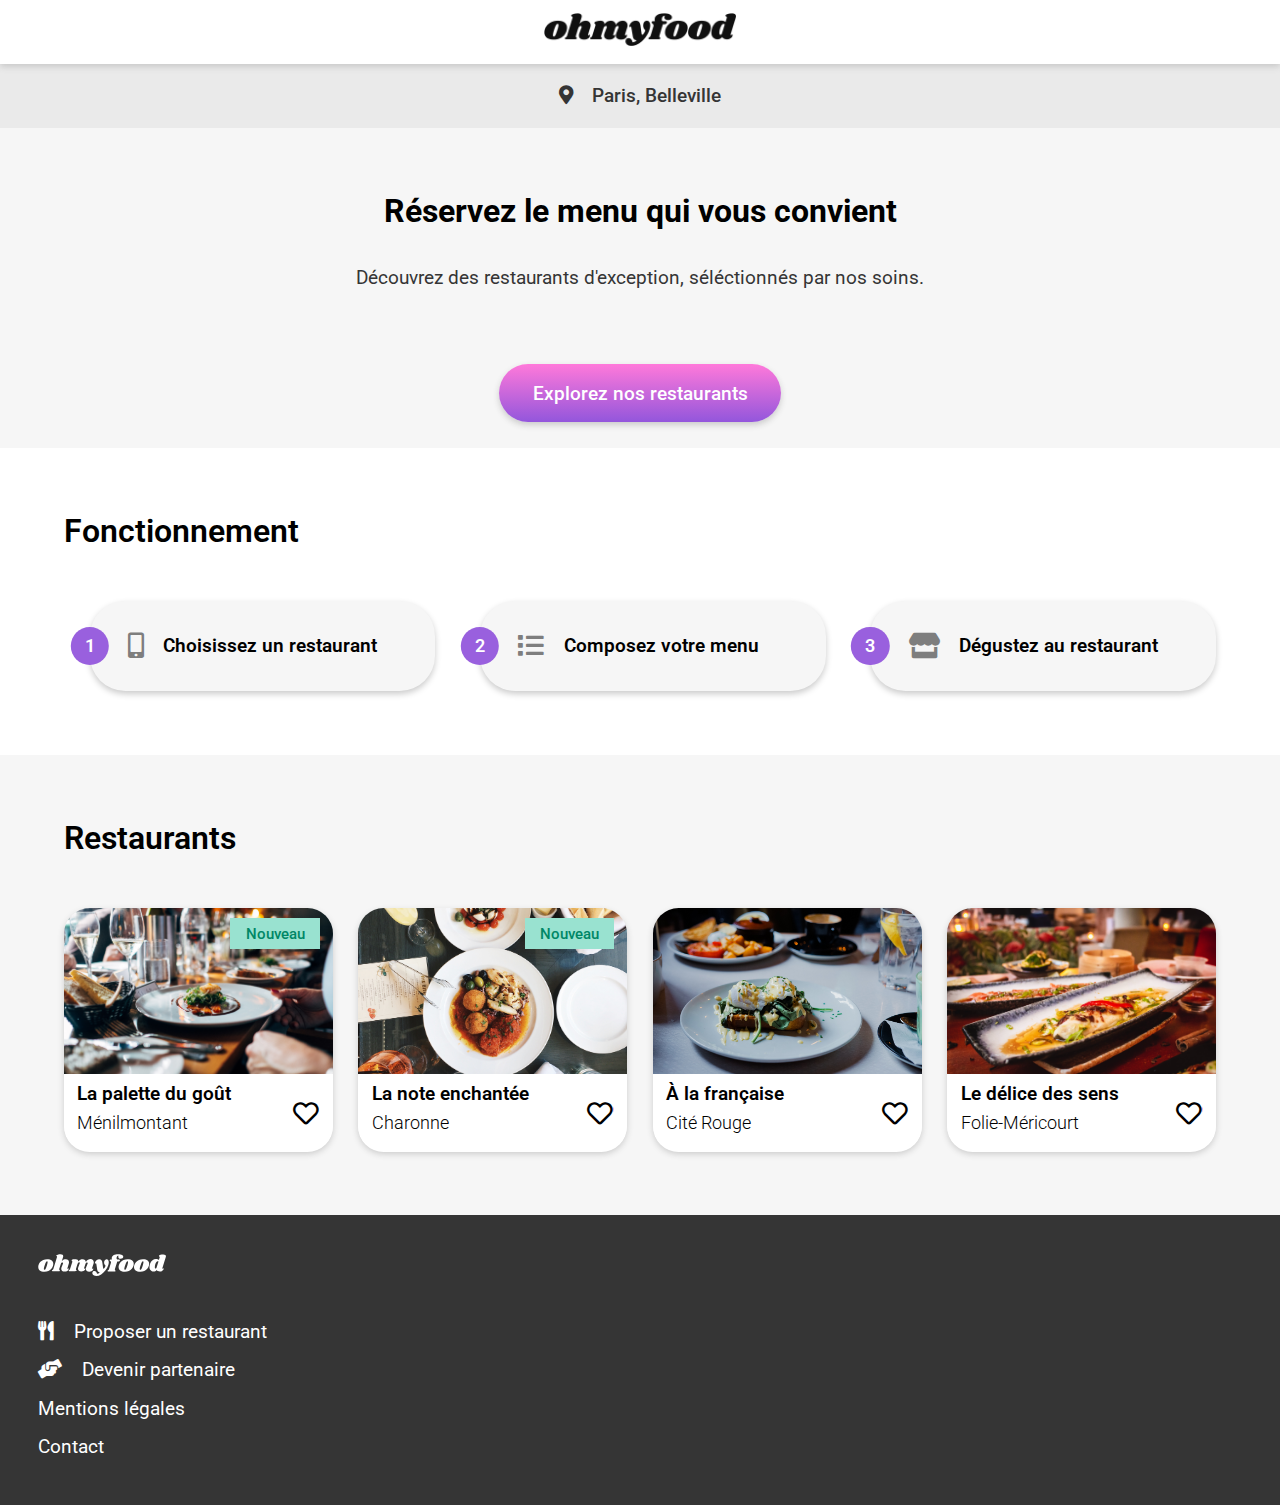
<file: index.html>
<!DOCTYPE html>

<html lang="fr">
    <head>
        <meta charset="utf-8" />
        <link rel="stylesheet" href="https://cdnjs.cloudflare.com/ajax/libs/font-awesome/5.13.1/css/all.min.css" />
        <link href="https://fonts.googleapis.com/css2?family=Shrikhand&display=swap" rel="stylesheet">
        <link href="https://fonts.googleapis.com/css2?family=Roboto:wght@400;500;700;900&family=Shrikhand&display=swap" rel="stylesheet">
        <meta name="viewport" content="width=device-width, initial-scale=1.0">
        <link rel="stylesheet" href="style_phone.css" />
        <link rel="stylesheet" href="style_tablet.css" />
        <link rel="stylesheet" href="style_desktop.css" />
        <title>ohmyfood</title>
    </head>

<body class="site">

    <!--Loading spinner-->
    <div id="load">
        <div class="chargement">
            <i class="fas fa-spinner"></i>

        </div>  
    </div>

    <!-- Header -->
    <header>
        <img src="images/logo/ohmyfood.png" alt= "ohmyfood" id="logo"/>
    </header>


    <main class="site-content">

        <!-- SECTION HAUT DE PAGE -->
        <section id="section_haut_de_page">

            <!-- Paris, Belleville -->   
            <div id="localisation">
                <i class="fas fa-map-marker-alt"></i>
                <p class="geolocalisation">Paris, Belleville</p>
            </div>

            <!-- Réservez… -->
            <div id="reservation">
                <h1>Réservez le menu qui vous convient</h1>
                <p class="accueil">Découvrez des restaurants d'exception, séléctionnés par nos soins.</p>
        
                <button class="call_to_action">Explorez nos restaurants</button>
            </div>
        
        </section>

        <!-- SECTION FONCTIONNEMENT -->
        <section id="section_fonctionnement">
        
            <h2>Fonctionnement</h2>

            <div id="liste">
                <!--BOUTON 1-->
                <div class="bouton_fonctionnement">
                    <div class="number">1</div>
                    <i class="fas fa-mobile-alt"></i>
                    <p class="txt_fonctionnement">Choisissez un restaurant</p>
                </div>

                <!--BOUTON 2-->
                <div class="bouton_fonctionnement">
                    <div class="number">2</div>
                    <i class="fas fa-list"></i>
                    <p class="txt_fonctionnement">Composez votre menu</p>
                </div>

                <!--BOUTON 3-->
                <div class="bouton_fonctionnement">
                    <div class="number">3</div>
                    <i class="fas fa-store"></i>
                    <p class="txt_fonctionnement">Dégustez au restaurant</p>
                </div>
            </div>  
        
        </section>

        <!-- SECTION RESTAURANTS -->
        <section id="section_restaurants">

            <h2>Restaurants</h2>

            <div id="restaurants">

                <!--RESTAURANT 1-->
                <article class="article_restaurant"><a href="menu1.html">
                    <!--image-->
                    <div class="img_restaurant">
                        <img src="images/restaurants/jay-wennington-N_Y88TWmGwA-unsplash.jpg" alt= "La palette du goût" class="img"/>
                        <div class="nouveau">Nouveau</div>
                    </div>
                    <!--texte-->
                    <div class="info_restaurant">
                        <div class="txt_restaurant">
                            <h4>La palette du goût</h4>
                            <p>Ménilmontant</p>
                        </div>
                        <div class="like_restaurant">
                            <i class="far fa-heart"></i>
                            <i class="fas fa-heart"></i>
                        </div>
                    </div>
                
                </a></article>

                <!--RESTAURANT 2-->
                <article class="article_restaurant"><a href="menu2.html">
                    <!--image-->
                    <div class="img_restaurant" >
                        <img src="images/restaurants/stil-u2Lp8tXIcjw-unsplash.jpg" alt= "La note enchantée" class="img"/>
                        <div class="nouveau">Nouveau</div>
                    </div>
                    <!--texte-->
                    <div class="info_restaurant">
                        <div class="txt_restaurant">
                            <h4>La note enchantée</h4>
                            <p>Charonne</p>
                        </div>
                        <div class="like_restaurant">
                        <i class="far fa-heart"></i>
                        <i class="fas fa-heart"></i>
                        </div>
                    </div>
                </a></article>

                <!--RESTAURANT 3-->
                <article class="article_restaurant"><a href="menu3.html">
                    <!--image-->
                    <div class="img_restaurant">
                        <img src="images/restaurants/toa-heftiba-DQKerTsQwi0-unsplash.jpg" alt= "À la française" class="img"/>
                    </div>
                    <!--texte-->
                    <div class="info_restaurant">
                        <div class="txt_restaurant">
                            <h4>À la française</h4>
                            <p>Cité Rouge</p>
                        </div>
                        <div class="like_restaurant">
                            <i class="far fa-heart"></i>
                            <i class="fas fa-heart"></i>
                        </div>
                    </div>
                </a></article>

                <!--RESTAURANT 4-->
                <article class="article_restaurant"><a href="menu4.html">
                    <!--image-->
                    <div class="img_restaurant">
                        <img src="images/restaurants/louis-hansel-shotsoflouis-qNBGVyOCY8Q-unsplash.jpg" alt= "Le délice des sens" class="img"/>
                    </div>
                    <!--texte-->
                    <div class="info_restaurant">
                        <div class="txt_restaurant">
                            <h4>Le délice des sens</h4>
                            <p>Folie-Méricourt</p>
                        </div>
                        <div class="like_restaurant">
                            <i class="far fa-heart"></i>
                            <i class="fas fa-heart"></i>
                        </div>
                    </div>
                </a></article>
            </div>
        </section>

    </main>

    <!--FOOTER-->
    <footer>
        <!--logo-->
        <img src="images/logo/ohmyfood@2x.svg" class="logo_footer" alt="ohmyfood"/> 
        <!--liens-->
        <p><i class="fas fa-utensils"></i>Proposer un restaurant</p>
        <p><i class="fas fa-hands-helping"></i>Devenir partenaire</p>
        <p>Mentions légales</p>
        <p><a href="mailto:contact@ohmyfood.com" class="contact">Contact</a></p>
    </footer>

    </body>
</html>
</file>
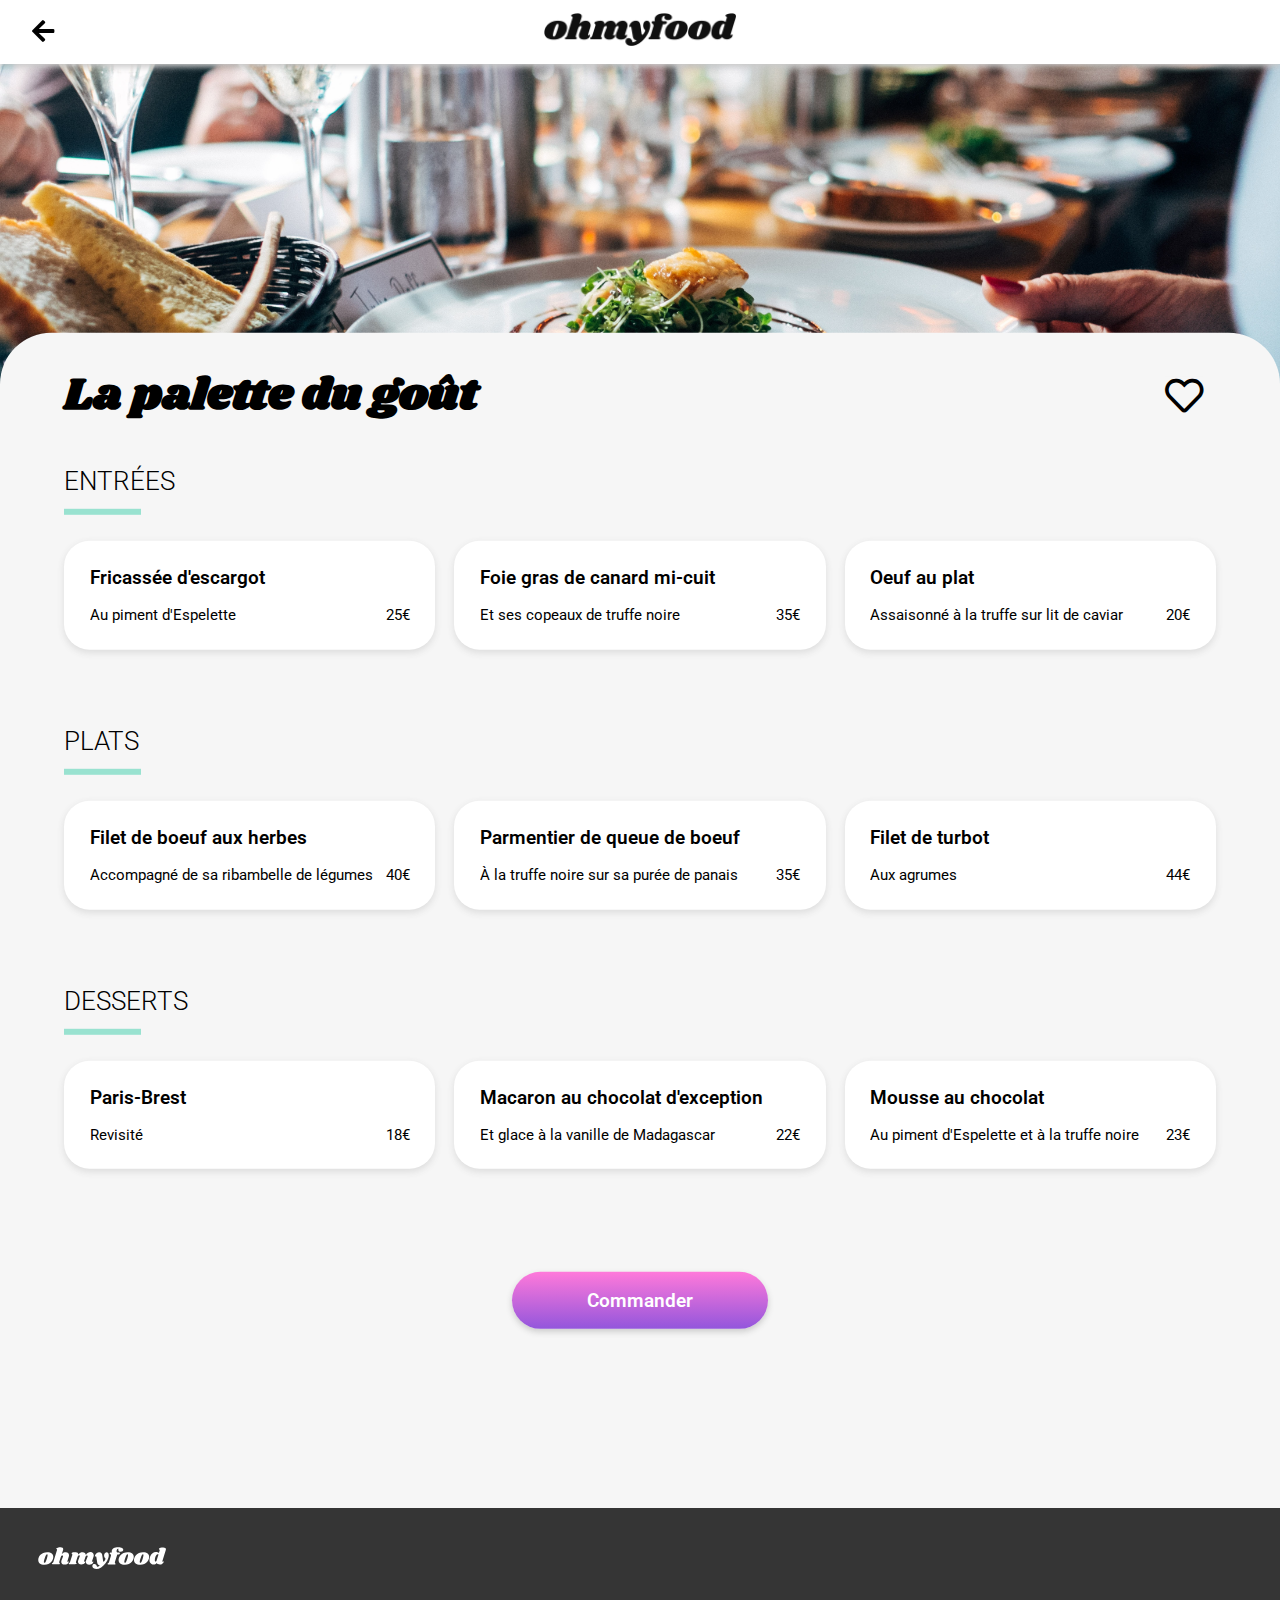
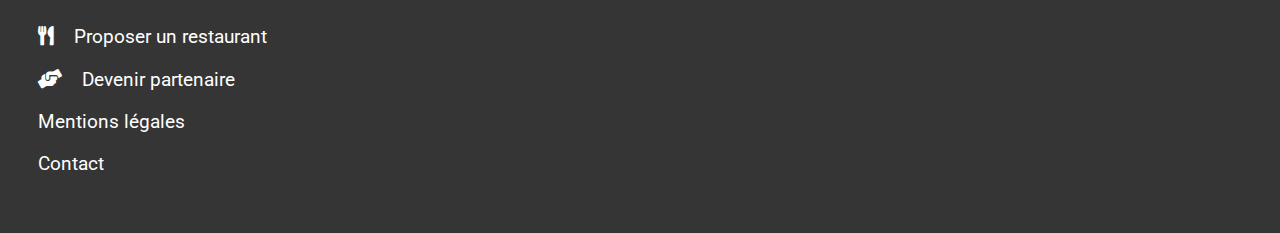
<file: menu1.html>
<!DOCTYPE html>
<html lang="fr">
    <head>
        <meta charset="utf-8" />
        <link rel="stylesheet" href="https://cdnjs.cloudflare.com/ajax/libs/font-awesome/5.13.1/css/all.min.css" />
        <link href="https://fonts.googleapis.com/css2?family=Shrikhand&display=swap" rel="stylesheet">
        <link href="https://fonts.googleapis.com/css2?family=Roboto:wght@300;400;500;700;900&family=Shrikhand&display=swap" rel="stylesheet">
        <meta name="viewport" content="width=device-width, initial-scale=1.0">
        <link rel="stylesheet" href="menu_phone.css" />
        <link rel="stylesheet" href="menu_tablet.css" />
        <link rel="stylesheet" href="menu_desktop.css" />
        <title>ohmyfood</title>
    </head>

    <body class="site">

        <!-- HEADER -->
        <header><a href="index.html">
            <i class="fas fa-arrow-left" id="retour"></i>
            <img src="images/logo/ohmyfood.png" alt= "ohmyfood" id="logo"/>
        </a></header>

        <!-- RESTAURANT -->
        <main class="site-content">

            <!-- Image -->
            <div class="image">
                <img src="images/restaurants/jay-wennington-N_Y88TWmGwA-unsplash.jpg" alt="La palette du goût" id="image_hero">
            </div>

            <!-- MENU -->
            <section id="section_menu">

                <!--NOM RESTAURANT-->
                <div id="restaurant">
                    <div>
                        <H1>La palette du goût</H1>
                    </div> 
                    <div class="like">
                        <i class="far fa-heart"></i>
                        <i class="fas fa-heart"></i>
                    </div>
                </div>

                <!--SECTION ENTRÉES-->
                <div class="partie_menu">
                    <!--titre-->
                    <H2>Entrées</H2>
                    <div class="ligne_verte"></div>
                    <!--liste des entrées-->    
                    <div class="liste_plats">

                        <!--ENTRÉE 1-->
                        <article class="plat">
                                <div class="plat_texte">
                                <H3 class="nom_plat">Fricassée d'escargot</H3>
                                <p class="description_plat">Au piment d'Espelette</p>
                                
                                </div>
                                <div class="prix">25€</div>
                                <div class="check"><i class="fas fa-check-circle"></i></div>
                            
                        </article>

                        <!--ENTRÉE 2-->
                        <article class="plat">
                            <div class="plat_texte">
                                <H3 class="nom_plat">Foie gras de canard mi-cuit</H3>
                                <p class="description_plat">Et ses copeaux de truffe noire</p>
                            </div>
                            <div class="prix">35€</div>
                            <div class="check"><i class="fas fa-check-circle"></i></div>
                        
                        </article>

                        <!--ENTRÉE 3-->
                        <article class="plat">
                            <div class="plat_texte">
                                <H3 class="nom_plat">Oeuf au plat</H3>
                                <p class="description_plat">Assaisonné à la truffe sur lit de caviar</p>
                            </div>
                            <div class="prix">20€</div>
                            <div class="check"><i class="fas fa-check-circle"></i></div>
                        </article>
                    </div>

                </div>

                <!--SECTION PLATS-->
                <div class="partie_menu">
                    <!--titre-->
                    <H2>Plats</H2>
                    <div class="ligne_verte"></div>
                    <!--liste des plats-->
                    <div class="liste_plats">

                        <!--PLAT 1-->
                        <article class="plat">
                            <div class="plat_texte">
                                <H3 class="nom_plat">Filet de boeuf aux herbes</H3>
                                <p class="description_plat">Accompagné de sa ribambelle de légumes</p>
                            </div>
                            <div class="prix">40€</div>
                            <div class="check"><i class="fas fa-check-circle"></i></div>
                        </article>

                        <!--PLAT 2-->
                        <article class="plat">
                            <div class="plat_texte">
                                <H3 class="nom_plat">Parmentier de queue de boeuf</H3>
                                <p class="description_plat">À la truffe noire sur sa purée de panais</p>
                            </div>
                            <div class="prix">35€</div>
                            <div class="check"><i class="fas fa-check-circle"></i></div>
                        </article>

                        <!--PLAT 3-->
                        <article class="plat">
                            <div class="plat_texte">
                                <H3 class="nom_plat">Filet de turbot</H3>
                                <p class="description_plat">Aux agrumes</p>
                            </div>
                            <div class="prix">44€</div>
                            <div class="check"><i class="fas fa-check-circle"></i></div>
                        </article>

                    </div>
                </div>   

                <!--DESSERTS-->
                <div class="partie_menu">
                    <!--titre-->
                    <H2>Desserts</H2>
                    <div class="ligne_verte"></div>
                    <!--liste des desserts-->
                    <div class="liste_plats">
                        <!--DESSERT 1-->
                        <article class="plat">
                            <div class="plat_texte">
                                <H3 class="nom_plat">Paris-Brest</H3>
                                <p class="description_plat">Revisité</p>
                            </div>
                            <div class="prix">18€</div>
                            <div class="check"><i class="fas fa-check-circle"></i></div>
                        </article>

                        <!--DESSERT 2-->
                        <article class="plat">
                            <div class="plat_texte">
                                <H3 class="nom_plat">Macaron au chocolat d'exception</H3>
                                <p class="description_plat">Et glace à la vanille de Madagascar</p>
                            </div>
                            <div class="prix">22€</div>
                            <div class="check"><i class="fas fa-check-circle"></i></div>
                        </article>

                        <!--DESSERT 3-->
                        <article class="plat">
                            <div class="plat_texte">
                                <H3 class="nom_plat">Mousse au chocolat</H3>
                                <p class="description_plat">Au piment d'Espelette et à la truffe noire</p>
                            </div>
                            <div class="prix">23€</div>
                            <div class="check"><i class="fas fa-check-circle"></i></div>
                        </article>

                    </div>
                </div>

                <!--COMMANDER-->
                <button class="call_to_action">Commander</button>
            
            </section>


        </main>


        <!--FOOTER-->
        <footer>
            <!--logo-->
            <img src="images/logo/ohmyfood@2x.svg" class="logo_footer" alt="ohmyfood"/> 
            <!--liens-->
            <p><i class="fas fa-utensils"></i>Proposer un restaurant</p>
            <p><i class="fas fa-hands-helping"></i>Devenir partenaire</p>
            <p>Mentions légales</p>
            <p><a href="mailto:contact@ohmyfood.com" class="contact">Contact</a></p>
        </footer>



    </body>
</html>
</file>
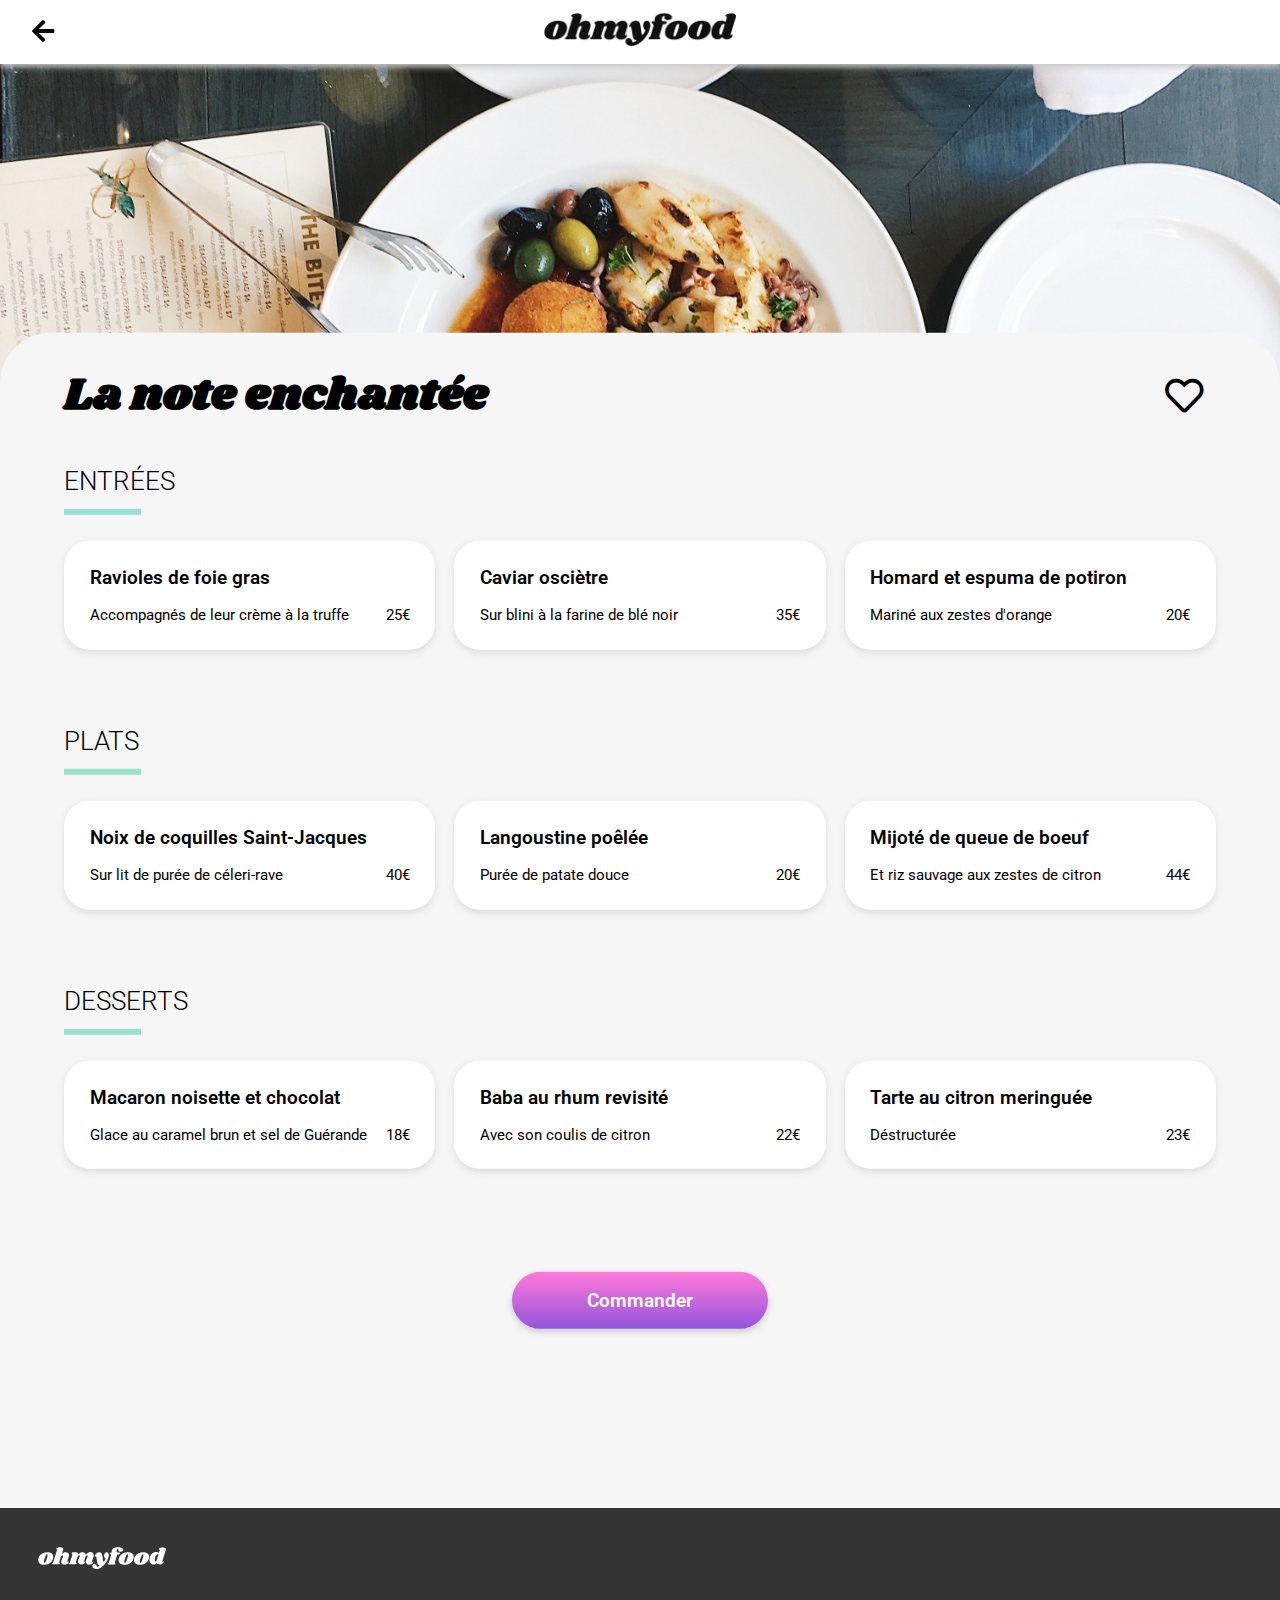
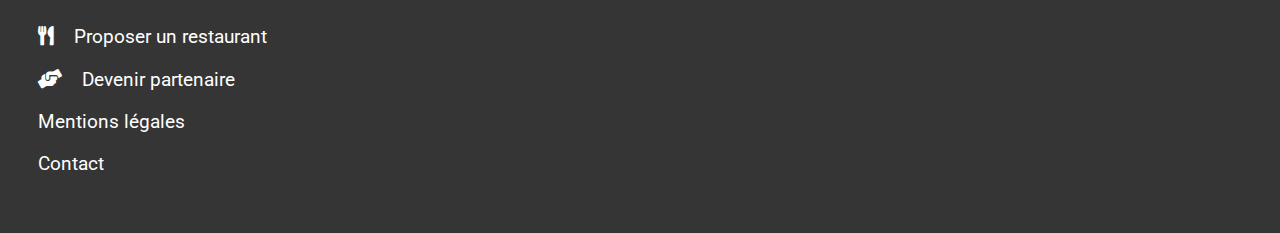
<file: menu2.html>
<!DOCTYPE html>
<html lang="fr">
    <head>
        <meta charset="utf-8" />
        <link rel="stylesheet" href="https://cdnjs.cloudflare.com/ajax/libs/font-awesome/5.13.1/css/all.min.css" />
        <link href="https://fonts.googleapis.com/css2?family=Shrikhand&display=swap" rel="stylesheet">
        <link href="https://fonts.googleapis.com/css2?family=Roboto:wght@300;400;500;700;900&family=Shrikhand&display=swap" rel="stylesheet">
        <meta name="viewport" content="width=device-width, initial-scale=1.0">
        <link rel="stylesheet" href="menu_phone.css" />
        <link rel="stylesheet" href="menu_tablet.css" />
        <link rel="stylesheet" href="menu_desktop.css" />
        <title>ohmyfood</title>
    </head>

    <body class="site">

        <!-- Header -->
        <header><a href="index.html">
            <i class="fas fa-arrow-left" id="retour"></i>
            <img src="images/logo/ohmyfood.png" alt= "ohmyfood" id="logo"/>
        </a></header>


        <main class="site-content">
            
            <!-- Image -->

            <div class="image">
                <img src="images/restaurants/stil-u2Lp8tXIcjw-unsplash.jpg" alt="La note enchantée" id="image_hero">
            </div>



                <!-- MENU -->
                <section id="section_menu">

                    <!--NOM RESTAURANT-->
                    <div id="restaurant">
                        <div>
                            <H1>La note enchantée</H1>
                        </div>
                        <div>
                            <i class="far fa-heart"></i>
                            <i class="fas fa-heart"></i>
                        </div>
                    </div>

                    <!--SECTION ENTRÉES-->
                    <div class="partie_menu">

                        <!--titre-->
                        <H2>Entrées</H2>
                        <div class="ligne_verte"></div>

                        <!--liste des entrées-->
                        <div class="liste_plats">
                            <!--ENTRÉE 1-->
                            <article class="plat">
                                <div class="plat_texte">
                                    <H3 class="nom_plat">Ravioles de foie gras </H3>
                                    <p class="description_plat">Accompagnés de leur crème à la truffe</p>
                                </div>
                                <div class="prix">25€</div>
                                <div class="check"><i class="fas fa-check-circle"></i></div>
                            </article>

                            <!--ENTRÉE 2-->
                            <article class="plat">
                                <div class="plat_texte">
                                    <H3 class="nom_plat">Caviar osciètre </H3>
                                    <p class="description_plat">Sur blini à la farine de blé noir</p>
                                </div>
                                <div class="prix">35€</div>
                                <div class="check"><i class="fas fa-check-circle"></i></div>
                            </article>

                            <!--ENTRÉE 3-->
                            <article class="plat">
                                <div class="plat_texte">
                                    <H3 class="nom_plat">Homard et espuma de potiron</H3>
                                    <p class="description_plat">Mariné aux zestes d'orange</p>
                                </div>
                                <div class="prix">20€</div>
                                <div class="check"><i class="fas fa-check-circle"></i></div>
                            </article>
                        </div>
                    </div>

                    <!--SECTION PLATS-->
                    <div class="partie_menu">

                        <!--titre-->
                        <H2>Plats</H2>
                        <div class="ligne_verte"></div>

                        <!--liste des plats-->
                        <div class="liste_plats">

                            <!--PLAT 1-->
                            <article class="plat">
                                <div class="plat_texte">
                                    <H3 class="nom_plat">Noix de coquilles Saint-Jacques</H3>
                                    <p class="description_plat">Sur lit de purée de céleri-rave</p>
                                </div>
                                <div class="prix">40€</div>
                                <div class="check"><i class="fas fa-check-circle"></i></div>
                            </article>

                            <!--PLAT 2-->
                            <article class="plat">
                                <div class="plat_texte">
                                    <H3 class="nom_plat">Langoustine poêlée</H3>
                                    <p class="description_plat">Purée de patate douce</p>
                                </div>
                                <div class="prix">20€</div>
                                <div class="check"><i class="fas fa-check-circle"></i></div>
                            </article>

                            <!-- PLAT 3-->
                            <article class="plat">
                                <div class="plat_texte">
                                    <H3 class="nom_plat">Mijoté de queue de boeuf</H3>
                                    <p class="description_plat">Et riz sauvage aux zestes de citron</p>
                                </div>
                                <div class="prix">44€</div>
                                <div class="check"><i class="fas fa-check-circle"></i></div>
                            </article>
                        </div>

                    </div>   

                    <!--SECTION DESSERTS-->
                    <div class="partie_menu">
                        <!--titre-->
                        <H2>Desserts</H2>
                        <div class="ligne_verte"></div>
                        <!--liste des desserts-->
                        <div class="liste_plats">
                            <!--DESSERT 1-->
                            <article class="plat">
                                <div class="plat_texte">
                                    <H3 class="nom_plat">Macaron noisette et chocolat</H3>
                                    <p class="description_plat">Glace au caramel brun et sel de Guérande</p>
                                </div>
                                <div class="prix">18€</div>
                                <div class="check"><i class="fas fa-check-circle"></i></div>
                            </article>

                            <!--DESSERT 2-->
                            <article class="plat">
                                <div class="plat_texte">
                                    <H3 class="nom_plat">Baba au rhum revisité</H3>
                                    <p class="description_plat">Avec son coulis de citron</p>
                                </div>
                                <div class="prix">22€</div>
                                <div class="check"><i class="fas fa-check-circle"></i></div>
                            </article>

                            <!--DESSERT 3-->
                            <article class="plat">
                                <div class="plat_texte">
                                    <H3 class="nom_plat">Tarte au citron meringuée</H3>
                                    <p class="description_plat">Déstructurée</p>
                                </div>
                                <div class="prix">23€</div>
                                <div class="check"><i class="fas fa-check-circle"></i></div>
                            </article>

                        </div>
                    </div>

                    <!--COMMANDER-->
                    <button class="call_to_action">Commander</button>
                    
                </section>


            </main>


            <!--FOOTER-->
            <footer>
                <!--logo-->
                <img src="images/logo/ohmyfood@2x.svg" class="logo_footer" alt="ohmyfood"/> 
                <!--liens-->
                <p><i class="fas fa-utensils"></i>Proposer un restaurant</p>
                <p><i class="fas fa-hands-helping"></i>Devenir partenaire</p>
                <p>Mentions légales</p>
                <p><a href="mailto:contact@ohmyfood.com" class="contact">Contact</a></p>
            </footer>

    </body>
</html>
</file>
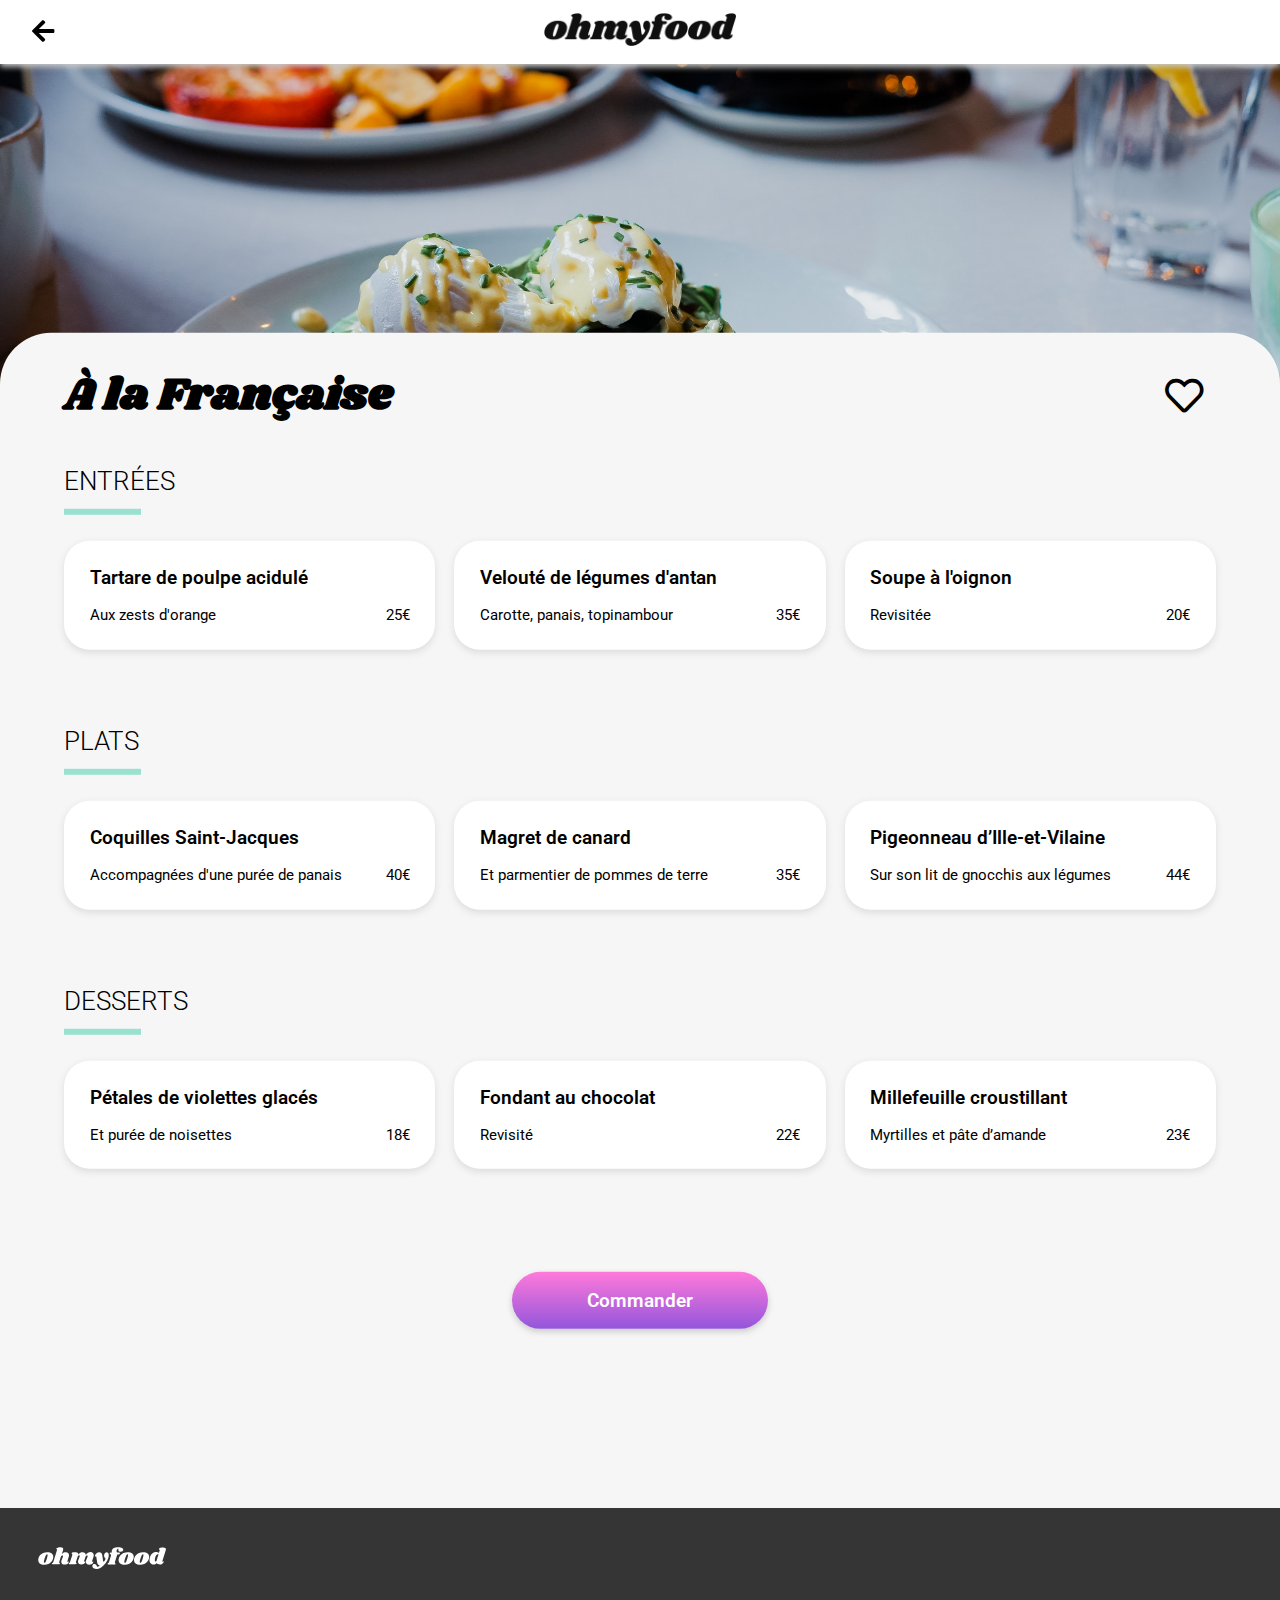
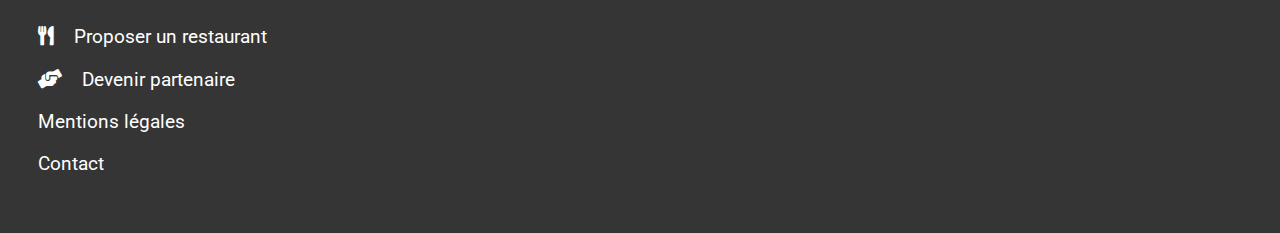
<file: menu3.html>
<!DOCTYPE html>
<html lang="fr">

    <head>
        <meta charset="utf-8" />
        <link rel="stylesheet" href="https://cdnjs.cloudflare.com/ajax/libs/font-awesome/5.13.1/css/all.min.css" />
        <link href="https://fonts.googleapis.com/css2?family=Shrikhand&display=swap" rel="stylesheet">
        <link href="https://fonts.googleapis.com/css2?family=Roboto:wght@300;400;500;700;900&family=Shrikhand&display=swap" rel="stylesheet">
        <meta name="viewport" content="width=device-width, initial-scale=1.0">
        <link rel="stylesheet" href="menu_phone.css" />
        <link rel="stylesheet" href="menu_tablet.css" />
        <link rel="stylesheet" href="menu_desktop.css" />
        <title>ohmyfood</title>
    </head>
    
    <body class="site">

        <!-- Header -->
        <header><a href="index.html">
            <i class="fas fa-arrow-left" id="retour"></i>
            <img src="images/logo/ohmyfood.png" alt= "ohmyfood" id="logo"/>
        </a></header>


        <main class="site-content">
            
            <!-- Image -->

            <div class="image">
                <img src="images/restaurants/toa-heftiba-DQKerTsQwi0-unsplash.jpg" alt="À la française" id="image_hero">
            </div>



            <!-- MENU -->
            <section id="section_menu">

                <!--NOM RESTAURANT-->
                <div id="restaurant">
                    <div>
                        <H1>À la Française</H1>
                    </div>
                    <div>
                        <i class="far fa-heart"></i>
                        <i class="fas fa-heart"></i>
                    </div>
                </div>

                <!--ENTRÉES-->

                <div class="partie_menu">
                    <H2>Entrées</H2>
                    <div class="ligne_verte"></div>

                    <div class="liste_plats">
                        <!--1-->
                        <article class="plat">
                            <div class="plat_texte">
                                <H3 class="nom_plat">Tartare de poulpe acidulé</H3>
                                <p class="description_plat">Aux zests d'orange</p>
                            </div>
                            <div class="prix">25€</div>
                            <div class="check"><i class="fas fa-check-circle"></i></div>
                        </article>

                        <!--2-->
                        <article class="plat">
                            <div class="plat_texte">
                                <H3 class="nom_plat">Velouté de légumes d'antan</H3>
                                <p class="description_plat">Carotte, panais, topinambour</p>
                            </div>
                            <div class="prix">35€</div>
                            <div class="check"><i class="fas fa-check-circle"></i></div>
                        </article>

                        <!--3-->
                        <article class="plat">
                            <div class="plat_texte">
                                <H3 class="nom_plat">Soupe à l'oignon</H3>
                                <p class="description_plat">Revisitée</p>
                            </div>
                            <div class="prix">20€</div>
                            <div class="check"><i class="fas fa-check-circle"></i></div>
                        </article>
                    </div>
                </div>

                <!--PLAT-->

                <div class="partie_menu">
                    <H2>Plats</H2>
                    <div class="ligne_verte"></div>
                    
                    <div class="liste_plats">

                        <!--1-->
                        <article class="plat">
                            <div class="plat_texte">
                                <H3 class="nom_plat">Coquilles Saint-Jacques</H3>
                                <p class="description_plat">Accompagnées d'une purée de panais</p>
                            </div>
                            <div class="prix">40€</div>
                            <div class="check"><i class="fas fa-check-circle"></i></div>
                        </article>

                        <!--2-->
                        <article class="plat">
                            <div class="plat_texte">
                                <H3 class="nom_plat">Magret de canard</H3>
                                <p class="description_plat">Et parmentier de pommes de terre</p>
                            </div>
                            <div class="prix">35€</div>
                            <div class="check"><i class="fas fa-check-circle"></i></div>
                        </article>

                        <!--3-->
                        <article class="plat">
                            <div class="plat_texte">
                                <H3 class="nom_plat">Pigeonneau d’Ille-et-Vilaine</H3>
                                <p class="description_plat">Sur son lit de gnocchis aux légumes</p>
                            </div>
                            <div class="prix">44€</div>
                            <div class="check"><i class="fas fa-check-circle"></i></div>
                        </article>

                    </div>
                </div>   

                    <!--DESSERTS-->

                <div class="partie_menu">
                    <H2>Desserts</H2>
                    <div class="ligne_verte"></div>

                    <div class="liste_plats">

                        <!--1-->
                        <article class="plat">
                            <div class="plat_texte">
                                <H3 class="nom_plat">Pétales de violettes glacés</H3>
                                <p class="description_plat">Et purée de noisettes</p>
                            </div>
                            <div class="prix">18€</div>
                            <div class="check"><i class="fas fa-check-circle"></i></div>
                        </article>

                        <!--2-->
                        <article class="plat">
                            <div class="plat_texte">
                                <H3 class="nom_plat">Fondant au chocolat</H3>
                                <p class="description_plat">Revisité</p>
                            </div>
                            <div class="prix">22€</div>
                            <div class="check"><i class="fas fa-check-circle"></i></div>
                        </article>

                        <!--3-->
                        <article class="plat">
                            <div class="plat_texte">
                                <H3 class="nom_plat">Millefeuille croustillant</H3>
                                <p class="description_plat">Myrtilles et pâte d’amande</p>
                            </div>
                            <div class="prix">23€</div>
                            <div class="check"><i class="fas fa-check-circle"></i></div>
                        </article>

                    </div>
                </div>

                <button class="call_to_action">Commander</button>
                
            </section>



        </main>




        <!--FOOTER-->
        <footer>
            <img src="images/logo/ohmyfood@2x.svg" class="logo_footer" alt="ohmyfood"/> 
            <p><i class="fas fa-utensils"></i>Proposer un restaurant</p>
            <p><i class="fas fa-hands-helping"></i>Devenir partenaire</p>
            <p>Mentions légales</p>
            <p><a href="mailto:contact@ohmyfood.com" class="contact">Contact</a></p>
        </footer>



    </body>
</html>
</file>
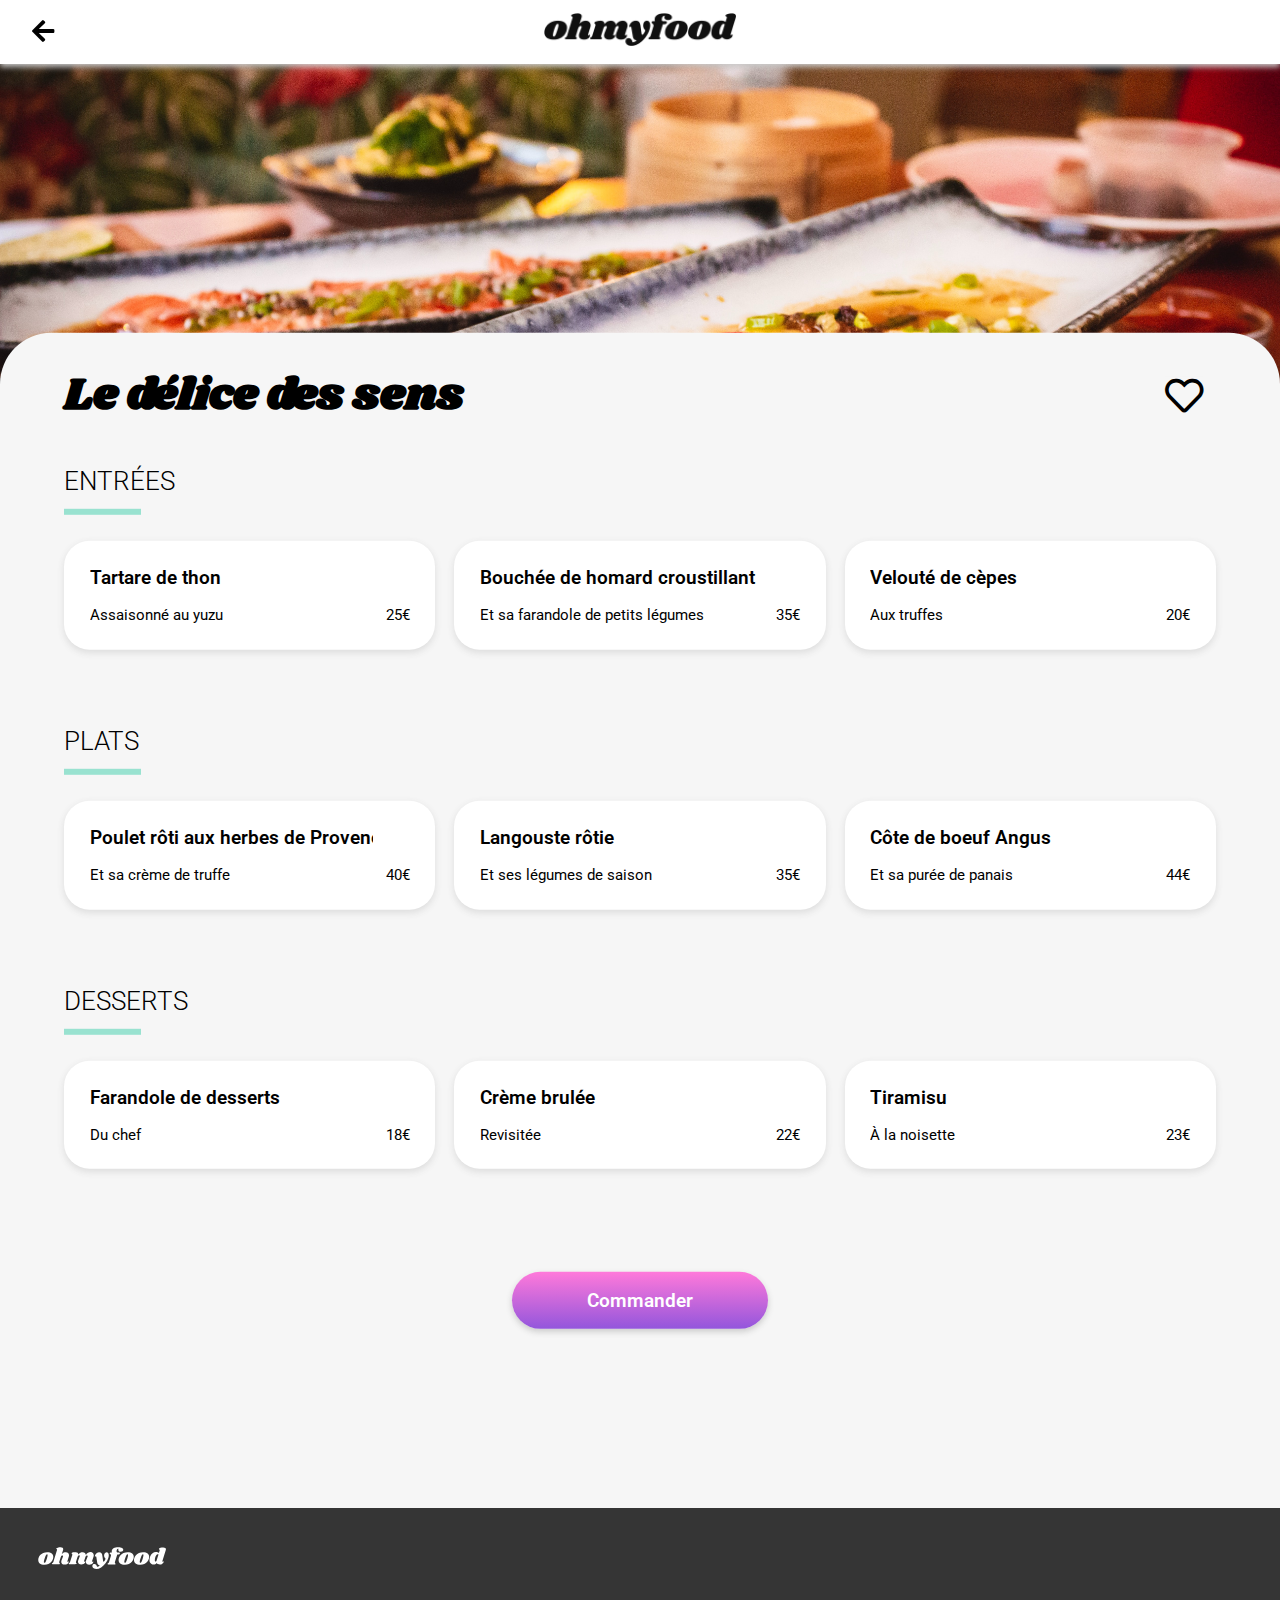
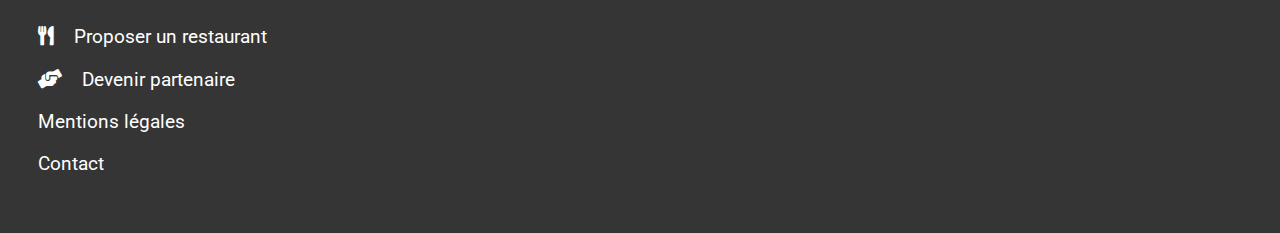
<file: menu4.html>
<!DOCTYPE html>
<html lang="fr">
    <head>
        <meta charset="utf-8" />
        <link rel="stylesheet" href="https://cdnjs.cloudflare.com/ajax/libs/font-awesome/5.13.1/css/all.min.css" />
        <link href="https://fonts.googleapis.com/css2?family=Shrikhand&display=swap" rel="stylesheet">
        <link href="https://fonts.googleapis.com/css2?family=Roboto:wght@300;400;500;700;900&family=Shrikhand&display=swap" rel="stylesheet">
        <meta name="viewport" content="width=device-width, initial-scale=1.0">
        <link rel="stylesheet" href="menu_phone.css" />
        <link rel="stylesheet" href="menu_tablet.css" />
        <link rel="stylesheet" href="menu_desktop.css" />
        <title>ohmyfood</title>
    </head>

    <body class="site">

<!-- Header -->
<header><a href="index.html">
    <i class="fas fa-arrow-left" id="retour"></i>
    <img src="images/logo/ohmyfood.png" alt= "ohmyfood" id="logo"/>
</a></header>


<main class="site-content">
    
<!-- Image -->

<div class="image">
    <img src="images/restaurants/louis-hansel-shotsoflouis-qNBGVyOCY8Q-unsplash.jpg" alt="Le délice des sens" id="image_hero">
</div>



<!-- MENU -->
<section id="section_menu">

    <!--NOM RESTAURANT-->
    <div id="restaurant">
        <div>
            <H1>Le délice des sens</H1>
        </div>
        <div>
            <i class="far fa-heart"></i>
            <i class="fas fa-heart"></i>
        </div>
    </div>

    <!--ENTRÉES-->

    <div class="partie_menu">
        <H2>Entrées</H2>
        <div class="ligne_verte"></div>

    <div class="liste_plats">
        <!--1-->
        <article class="plat">
            <div class="plat_texte">
                <H3 class="nom_plat">Tartare de thon</H3>
                <p class="description_plat">Assaisonné au yuzu</p>
            </div>
            <div class="prix">25€</div>
            <div class="check"><i class="fas fa-check-circle"></i></div>
        </article>

        <!--2-->
        <article class="plat">
            <div class="plat_texte">
                <H3 class="nom_plat">Bouchée de homard croustillant </H3>
                <p class="description_plat">Et sa farandole de petits légumes</p>
            </div>
            <div class="prix">35€</div>
            <div class="check"><i class="fas fa-check-circle"></i></div>
        </article>

        <!--3-->
        <article class="plat">
            <div class="plat_texte">
                <H3 class="nom_plat">Velouté de cèpes</H3>
                <p class="description_plat">Aux truffes</p>
            </div>
            <div class="prix">20€</div>
            <div class="check"><i class="fas fa-check-circle"></i></div>
        </article>

    </div>
    </div>
    <!--PLAT-->

    <div class="partie_menu">
        <H2>Plats</H2>
        <div class="ligne_verte"></div>

    <div class="liste_plats">
        <!--1-->
        <article class="plat">
            <div class="plat_texte">
                <H3 class="nom_plat">Poulet rôti aux herbes de Provence</H3>
                <p class="description_plat">Et sa crème de truffe</p>
            </div>
            <div class="prix">40€</div>
            <div class="check"><i class="fas fa-check-circle"></i></div>
        </article>

        <!--2-->
        <article class="plat">
            <div class="plat_texte">
                <H3 class="nom_plat">Langouste rôtie</H3>
                <p class="description_plat">Et ses légumes de saison</p>
            </div>
            <div class="prix">35€</div>
            <div class="check"><i class="fas fa-check-circle"></i></div>
        </article>

        <!--3-->
        <article class="plat">
            <div class="plat_texte">
                <H3 class="nom_plat">Côte de boeuf Angus</H3>
                <p class="description_plat">Et sa purée de panais</p>
            </div>
            <div class="prix">44€</div>
            <div class="check"><i class="fas fa-check-circle"></i></div>
        </article>
    </div>
     </div>   

        <!--DESSERTS-->

    <div class="partie_menu">
        <H2>Desserts</H2>
        <div class="ligne_verte"></div>

    <div class="liste_plats">
        <!--1-->
        <article class="plat">
            <div class="plat_texte">
                <H3 class="nom_plat">Farandole de desserts</H3>
                <p class="description_plat">Du chef</p>
            </div>
            <div class="prix">18€</div>
            <div class="check"><i class="fas fa-check-circle"></i></div>
        </article>

        <!--2-->
        <article class="plat">
            <div class="plat_texte">
                <H3 class="nom_plat">Crème brulée</H3>
                <p class="description_plat">Revisitée</p>
            </div>
            <div class="prix">22€</div>
            <div class="check"><i class="fas fa-check-circle"></i></div>
        </article>

        <!--3-->
        <article class="plat">
            <div class="plat_texte">
                <H3 class="nom_plat">Tiramisu</H3>
                <p class="description_plat">À la noisette</p>
            </div>
            <div class="prix">23€</div>
            <div class="check"><i class="fas fa-check-circle"></i></div>
        </article>

        </div>
    </div>

    <button class="call_to_action">Commander</button>
    
</section>



</main>




<!--FOOTER-->
<footer>
    <img src="images/logo/ohmyfood@2x.svg" class="logo_footer" alt="ohmyfood"/> 
    <p><i class="fas fa-utensils"></i>Proposer un restaurant</p>
    <p><i class="fas fa-hands-helping"></i>Devenir partenaire</p>
    <p>Mentions légales</p>
    <p><a href="mailto:contact@ohmyfood.com" class="contact">Contact</a></p>
  </footer>



</body>
</html>
</file>
<file: style_phone.css>
main, html, body{
    margin: 0px;
    padding: 0px;
    width: 100vw;
}

p{
    line-height: normal;
}

a:link 
{ 
 text-decoration:none;
} 

.site {
    display: flex;
    min-height: 100vh;
    flex-direction: column;
}
  
.site-content {
    flex: 1;
}
  
/*Header*/
header{
    width: 100vw;
    height: 17vw;
    position: fixed;
    top: 0;
    left: 0;
    background-color: white;
    box-shadow: 0px 3px 6px #CBCBCB;
    z-index: 40;
  
}

#logo{
    width: 45vw;
    margin-left: 27.5vw;
    margin-right: 27.5vw;
    margin-top: 5vw;
}


/*Haut de page*/

.fas.fa-map-marker-alt{
    font-size: 3.5vw;
}


#localisation{
    width: 100vw;
    height: 13vw;
    background-color: #EAEAEA;
    margin-top: 17vw;
    padding-top:4vw;
    display: flex;
    justify-content: center;
    align-content: center;
    align-items: baseline;
    color: #353535;
}

p.geolocalisation{
    font-size: 4.25vw;
    font-family: 'Roboto', sans-serif;
    font-weight: 500;
    padding-left: 4.25vw;
    line-height: 1vw;
}

#reservation{
    background-color:#F6F6F6;
    margin: 0px;
    padding:0px;
    padding: 10vw;
    padding-bottom:16vw ;
    height: 52vw;
    text-align: center;
    color: #353535;
}

h1{
    padding: 0px;
    margin:0px;
    font-family: 'Roboto', sans-serif;
    font-size: 7vw;
    font-weight: 700 ;
    color: black;
}

p.accueil{
    font-family: 'Roboto', sans-serif;
    font-size: 4.5vw;
    font-weight: 400 ;
    padding-bottom: 8vw;
    margin: 0vw;
    margin-top:6vw;
    line-height: 5.5vw;

}

.call_to_action{
    height: 14vw ;
    width: 58vw;
    font-family: 'Roboto', sans-serif;
    font-weight:600 ;
    color: white;
    font-size:4.25vw;
    background: linear-gradient(#FF79DA, #9356DC);
    border-radius: 7vw;
    margin: 0vw;
    padding: 0vw;
    border:none;
    box-shadow: 0px 3px 6px #CBCBCB;
}

.call_to_action:hover{
    background: linear-gradient(#FF79DA99, #9356DC99);
    box-shadow: 0px 3px 6px #9D9D9D;
}


#section_fonctionnement{
    background-color: white;
    color: #353535;
    padding-top:14vw;
    padding-right: 5vw;
    padding-left:5vw;
    padding-bottom: 18vw;
    width: 90vw;
    display: flex;
    flex-direction: column;
    animation: opacite 3s ease-out 0s 1 normal none;

}


h2{
    padding: 0px;
    margin: 0px;
    font-family: 'Roboto', sans-serif;
    font-weight:600 ;
    color:black;
    font-size:7vw;
}

button{
    border:none;
    background-color: #F6F6F6;
}

/*FONCTIONNEMENT*/

#fonctionnement{
    display: flex;
    flex-direction: column;
    
}
.bouton_fonctionnement{
    border-radius: 7vw;
    background-color: #F6F6F6;
    display: flex;
    align-content: center;
    width: 80vw;
    height:21vw;
    font-family: 'Roboto', sans-serif;
    font-weight:600 ;
    color: black;
    font-size:4.25vw;
    box-shadow: 0px 3px 6px #CBCBCB;
    padding: 0VW;
    margin: 0VW;
    display: flex;
    align-items: center;
    margin-top: 6vw;
    color: #7E7E7E;
    margin-left: 6vw;
}

.bouton_fonctionnement:hover{
    color:#9356DC;
    background-color:#F5EDFF  ;
}

.number{
    height: 7vw;
    width: 7vw;
    background-color: #9960DE;
    border-radius: 4vw;
    display: flex;
    color: white;
    align-content: center;
    justify-content: center;align-items: center;
    transform: translateX(-3vw);
    margin-right: 1vw;

}
.txt_fonctionnement{
    color: black;
    margin-left: 4vw;
    padding: 0px;
   
    
}


/*RESTAURANT*/
#section_restaurants{
    background-color: #F6F6F6;
    padding-top:14vw;
    padding-right: 5vw;
    padding-left:5vw;
    width: 90vw;
    display: flex;
    flex-direction: column;
    padding-bottom: 16vw;
}

.article_restaurant{
    width: 90vw;
    height:67vw;
    display: flex;
    flex-direction: column;
    padding: 0px;
   margin-top: 7vw;
    box-shadow: 0px 3px 6px #CBCBCB;
    border-radius: 7vw;    
}

.nouveau{
    background-color: #99E2D0;
    width: 21vw; 
    position: relative;
    bottom: 42vw; 
    left: 60vw;
   text-align: center;
   font-family: 'Roboto', sans-serif;
   font-weight:500 ;    
   padding:2vw;
   color: #008766;
   font-size: 3.5vw;;
}

img{
    object-fit: cover;
}

.img_restaurant{
    width: 90vw;
    height: 46vw;
    border-radius: 7vw 7vw 0vw 0vw;
    
}

.img{
    width: 100%;
    height: 100%;
    border-radius: 7vw 7vw 0vw 0vw;
}

.info_restaurant{
    background-color:white ;
    display: flex;
    flex-direction: row;
    align-items: center;
    border-radius: 0vw 0vw 7vw 7vw;
    width: 90%;
    justify-content: space-between;
    align-content: center;
    HEIGHT:21VW;
    padding-left: 5%;
    padding-right: 5%;
    
}

.txt_restaurant{
    font-family: 'Roboto', sans-serif;
    font-weight:400 ;
    color:black;
    padding: 0vw;
    font-size: 4.8vw;
    line-height: 1em;
    margin: 0px;

    

}

/*like*/
.like_restaurant{
    display: flex;
    align-content: center;
    font-size:7vw;
    
}
/*cœeur contour*/
.far.fa-heart{
    visibility: visible;
    position: relative;
    left: 7vw;
    background-color: white;
    color: #000000; }

.far.fa-heart:hover{display: none;
}

/*cœeur plein*/
.fas.fa-heart{
    /*color: linear-gradient(#FF79DA, #9356DC);*/
    background: -webkit-linear-gradient(#FF79DA, #9356DC);
    -webkit-background-clip: text;
    -webkit-text-fill-color: transparent;
  
}


/*FOOTER*/

h4{
    font-size: 4.8vw;
    font-family: 'Roboto', sans-serif;
    font-weight:600 ;
    margin: 0px;
    line-height: 1vw;
    padding-top: 7vw;
}

footer{
    background-color: #353535;
    font-family: 'Roboto', sans-serif;
    color:white;
    padding: 5vw;
    font-size: 4vw;
}

.logo_footer{
    width: 32vw;
    padding-bottom: 5vw;
}

.fas.fa-utensils, .fas.fa-hands-helping, .fas.fa-map-marker-alt{
    margin-right: 4vw;
}

.contact{
    color:white;
   
}


/*Loading spinner*/
#load{
    position: fixed;
    width: 100%;
    height: 100%;
    display: flex;
    justify-content: center;
    align-items: center;
    animation: opacite 3s ease-out 0s 1 normal none;
    background-color: #ffffff;
    opacity: 0;
    visibility: hidden;
    z-index: 39;
}

@keyframes opacite{
    0% { opacity: 1;
    visibility: visible;}
    
    90% { opacity: 0.7;}
  }

.chargement{
    font-size: 150px;
    /*color: linear-gradient(#FF79DA, #9356DC);*/
    background: -webkit-linear-gradient(#FF79DA, #9356DC);
    -webkit-background-clip: text;
    -webkit-text-fill-color: transparent;
    opacity: 0;
    animation: rotation 3s ease-in 0s 1 normal none;
}


@keyframes rotation {
    0% {
      transform: rotate(0deg);
      opacity: 1;
    }
    100% {
      transform: rotate(360deg);
      opacity: 0;
    }
  }
</file>
<file: style_tablet.css>
@media (min-width: 813px) {

     
    main, html, body{
        margin: 0px;
        padding: 0px;
        width: 100vw;
        background-color:#F6F6F6;
    }
    
    .Site {
      display: flex;
      min-height: 100vh;
      flex-direction: column;
    }
    
    .Site-content {
      flex: 1;
    }
    
    h1{
        padding: 0px;
        padding-top: 1.5vw;
        margin:0px;
        font-family: 'Roboto', sans-serif;
        font-size: 2.8vw;
        font-weight: 700 ;
        color: black;
    }
    
    
    
    h2{
        padding: 0px;
        margin: 0px;
        font-family: 'Roboto', sans-serif;
        font-weight:600 ;
        color:black;
        font-size:2.8vw;
    }
    
    h4{
        font-size: 1.6vw;
        font-family: 'Roboto', sans-serif;
        font-weight:600 ;
        padding-top: 2vw;
        margin: 0px;
       line-height: 0.5vw;
    }
    
    p{
        line-height: 1vw;
    }
    
    
    
    a:link { 
     text-decoration:none;
    } 
    
    /*Header*/
    header{
        width: 100vw;
        height: 8vw;
        position: fixed;
        top: 0;
        left: 0;
        background-color: white;
        box-shadow: 0px 3px 6px #CBCBCB;
        z-index: 40;
    }
    
    #logo{
        width: 20vw;
        margin-left: 40vw;
        margin-right: 40vw;
        margin-top: 2.5vw;
    }
    
    
    /*Haut de page*/
    
    #section_haut_de_page{
        height: 38vw;
    }
    
    
    
    /*localisation*/
    

    #localisation{
        width: 100vw;
        height: 7vw;
        background-color: #EAEAEA;
        margin-top: 8vw;
        padding-top: 0px;
        display: flex;
        justify-content: center;
        align-content: center;
        align-items: baseline;
        color: #353535;
    }
    
    p.geolocalisation{
        font-size: 2vw;
        font-family: 'Roboto', sans-serif;
        font-weight: 500;
        padding-left: 4.25vw;
        padding: 0px;
        padding-top: 1vw;
    }

    .fas.fa-map-marker-alt{
        font-size: 2vw;
    }
        
    /*réservation*/
        #reservation{
            background-color:#F6F6F6;
            margin: 0px;
            padding: 5vw;
            padding-bottom:20vw ;
           
            text-align: center;
            color: #353535;
        }
        
    
    
    p.accueil{
        font-family: 'Roboto', sans-serif;
        font-size: 2.25vw;
        font-weight: 200 ;
        padding-bottom: 2vw;
        margin: 0vw;
        margin-top:2vw;
        color: #353535;
    
    }
    
    .call_to_action{
        height: 6vw ;
        width: 27vw;
        font-family: 'Roboto', sans-serif;
        font-weight:500 ;
        color: white;
        font-size:2vw;
        background: linear-gradient(#FF79DA, #9356DC);
        border-radius: 7vw;
        margin: 0vw;
        padding: 0vw;
        border:none;
        box-shadow: 0px 3px 6px #CBCBCB;
    }
    
    
    button{
        border:none;
        background-color: #F6F6F6;
    }
    
    /*FONCTIONNEMENT*/
    
    
    #section_fonctionnement{
        width: 90vw;
        background-color: white;
        color: #353535;
        padding:5vw;
        padding-bottom: 7vw;
    }
    
    #liste{
        display: flex;
        flex-direction: row;
        flex-wrap: nowrap;
        justify-content: space-between;}
    
        
    #fonctionnement{
        display: flex;
        flex-direction: row;
        flex-wrap: nowrap;
        width: 90vw;
        
    }
    .bouton_fonctionnement{
        border-radius: 2.5vw;
        background-color: #F6F6F6;
        display: flex;
        align-content: center;
        width: 26vw;
        height:7vw;
        font-family: 'Roboto', sans-serif;
        font-weight:600 ;
        color: black;
        font-size:2vw;
        box-shadow: 0px 3px 6px #CBCBCB;
        padding: 0VW;
        margin: 0VW;
        display: flex;
        flex-direction: row;
        align-items: center;
        margin-top: 4vw;
        color: #7E7E7E;
        margin-left: 2vw;
    }
   
    .number{
        height: 3vw;
        font-size: 1.8vw;
        width: 3vw;
        background-color: #9960DE;
        border-radius: 4vw;
        display: flex;
        color: white;
        align-content: center;
        justify-content: center;align-items: center;
        transform: translateX(-1.5vw);
        margin-right: 0.5vw;
    }

    .txt_fonctionnement{
        color: black;
        margin-left: 0.5vw;
        margin-right: 0.5vw;
        font-size: 1.8vw;
    }
    
    .fas.fa-mobile-alt, .fas.fa-list, .fas.fa-store {
        margin-left:-0.5vw;
        margin-right: 0.5vw;
    }
    
    /*RESTAURANT*/
    
    #section_restaurants{
        background-color: #F6F6F6;
        padding:5vw;
        width: 90vw;
        padding-bottom: 0px;
      
    }
    
    #restaurants{
        display: flex;
        flex-direction: row;
        justify-content: space-between;
      
    }
    
    .article_restaurant{
        width: 20vw;
        height:20vw;
        display: flex;
        flex-direction: column;
        padding: 0px;
       margin-top: 4vw;
       margin-bottom: 5vw;
        box-shadow: 0px 3px 6px #CBCBCB;
        border-radius: 2vw;
        
       
    }
    .nouveau{
        background-color: #99E2D0;
        width: 7.5vw;
        position: relative;
        bottom: 12vw; 
        left: 9.5vw;
        text-align: center;
        font-family: 'Roboto', sans-serif;
        font-weight:500 ;
        padding:1vw;
        color: #008766;
        font-size: 1.8vw;
    }

    img{
        object-fit: cover;
    }
    
    .img_restaurant{
        width: 20vw;
        height: 13vw;
        border-radius: 2vw 2vw 2vw 2vw;
    }
    
    .img{
        width: 100%;
        height: 100%;
        border-radius: 2vw 2vw 0vw 0vw;
    }
    
    .info_restaurant{
        background-color:white ;
        display: flex;
        flex-direction: row;
        align-items: center;
        border-radius: 0vw 0vw 2vw 2vw;
        width: 90%;
        justify-content: space-between;
        align-content: center;
        HEIGHT:5VW;
        padding: 5%;
        
    }

    .txt_restaurant{
        font-family: 'Roboto', sans-serif;
        font-weight:400 ;
        color:black;
        padding: 0vw;
        font-size: 1.6vw;
        line-height: 1.2em;
        margin: 0px;
        white-space: normal;
       
    
    
    }
    
    /*like*/
    .like_restaurant{
        display: flex;
        align-content: center;
        font-size:2vw;
    }

    /*cœeur contour*/
    .far.fa-heart{
        left: 2vw;
        font-size:2vw;
      }
    
   
    
    /*FOOTER*/
    
    
    footer{
        background-color: #353535;
        font-family: 'Roboto', sans-serif;
        color:white;
        padding: 3vw;
        font-size: 1.8vw;
        line-height: 1.8em;
     
    }
    
    .logo_footer{
        width: 10vw;
        padding-bottom: 2vw;
    }
    
    .fas.fa-utensils, .fas.fa-hands-helping, .fas.fa-map-marker-alt{
        margin-right: 1.5vw;
    }
}
</file>
<file: style_desktop.css>
@media (min-width: 992px) {
    
    main, html, body{
        margin: 0px;
        padding: 0px;
        width: 100vw;
    }

    .site {
        display: flex;
        min-height: 100vh;
        flex-direction: column;
    }

    .site-content {
        flex: 1;
    }

    h1{
        padding: 0px;
        margin:0px;
        font-family: 'Roboto', sans-serif;
        font-size: 2.5vw;
        font-weight: 700 ;
        color: black;
    }


    h2{
        padding: 0px;
        margin: 0px;
        font-family: 'Roboto', sans-serif;
        font-weight:600 ;
        color:black;
        font-size:2.5vw;
    }

    h4{
        font-size: 1.5vw;
        font-family: 'Roboto', sans-serif;
        font-weight:600 ;
        margin: 0px;
        padding-top: 0.5vw;
        padding-bottom: 0.5vw;
      
    }

    p{
        margin: 0px;
        line-height: 3vw;
        
    }

    a:link { 
        text-decoration:none;
    } 

    /*Header*/
    header{
        width: 100vw;
        height: 5vw;
        position: fixed;
        top: 0;
        left: 0;
        background-color: white;
        box-shadow: 0px 3px 6px #CBCBCB;
        z-index: 40;
    }

    #logo{
        width: 15vw;
        margin-left: 42.5vw;
        margin-right: 42.5vw;
        margin-top: 1vw;
    }


    /*Haut de page*/

    #section_haut_de_page{
        height: 30vw;
    }

    .fas.fa-map-marker-alt{
        font-size: 1.5vw;
    }

    /*localisation*/

    #localisation{
        width: 100vw;
        height: 5vw;
        background-color: #EAEAEA;
        margin-top: 5vw;
        padding-top: 0px;
        display: flex;
        justify-content: center;
        align-content: center;
        align-items: baseline;
        color: #353535;
    }

    p.geolocalisation{
        font-size: 1.5vw;
        font-family: 'Roboto', sans-serif;
        font-weight: 500;
        padding-left: 4.25vw;
        padding: 0px;
        padding-top:2vw;
        
    }

    /*réservation*/
    #reservation{
        background-color:#F6F6F6;
        margin: 0px;
        padding:0px;
        padding: 5vw;
        padding-bottom:15vw ;
        height: 4vw;
        text-align: center;
        color: #353535;
    }
        
    p.accueil{
        font-family: 'Roboto', sans-serif;
        font-size: 1.5vw;
        font-weight: 400 ;
        padding-bottom: 4vw;
        margin: 0vw;
        margin-top:1vw;

    }

    .call_to_action{
        height: 4.5vw ;
        width: 22vw;
        font-family: 'Roboto', sans-serif;
        font-weight:500 ;
        color: white;
        font-size:1.5vw;
        background: linear-gradient(#FF79DA, #9356DC);
        border-radius: 7vw;
        margin: 0vw;
        padding: 0vw;
        border:none;
        box-shadow: 0px 3px 6px #CBCBCB;
    }

    button{
        border:none;
        background-color: #F6F6F6;
    }

    /*FONCTIONNEMENT*/

    #section_fonctionnement{
        width: 90vw;
        background-color: white;
        color: #353535;
        padding:5vw;
    }

    #liste{
        display: flex;
        flex-direction: row;
        flex-wrap: nowrap;
        justify-content: space-between;
    }

        
    #fonctionnement{
        display: flex;
        flex-direction: row;
        flex-wrap: nowrap;
        width: 90vw;
    }

    .bouton_fonctionnement{
        border-radius: 2.75vw;
        background-color: #F6F6F6;
        display: flex;
        align-content: center;
        width: 27vw;
        height:7vw;
        font-family: 'Roboto', sans-serif;
        font-weight:600 ;
        color: black;
        font-size:2vw;
        box-shadow: 0px 3px 6px #CBCBCB;
        padding: 0VW;
        margin: 0VW;
        display: flex;
        flex-direction: row;
        align-items: center;
        margin-top: 4vw;
        color: #7E7E7E;
        margin-left: 2vw;
    }

    .number{
        height: 3vw;
        width: 3vw;
        font-size: 1.4vw;
        background-color: #9960DE;
        border-radius: 4vw;
        display: flex;
        color: white;
        align-content: center;
        justify-content: center;align-items: center;
        transform: translateX(-1.5vw);
        margin-right: 0.5vw;

    }
    .txt_fonctionnement{
        color: black;
        margin-left: 1vw;
        font-size: 1.5vw;
    }
    
   

    /*RESTAURANT*/


    #section_restaurants{
        background-color: #F6F6F6;
        padding:5vw;
        width: 90vw;
        padding-bottom: 0px;
    
    }

    #restaurants{
        display: flex;
        flex-direction: row;
        justify-content: space-between;
    
    }

    .article_restaurant{
        width: 21vw;
        height:19vw;
        display: flex;
        flex-direction: column;
        padding: 0px;
        margin-top: 4vw;
        margin-bottom: 5vw;
        box-shadow: 0px 3px 6px #CBCBCB;
        border-radius: 2vw;
    
    }
    .nouveau{
        background-color: #99E2D0;
        width: 6vw;
        position: relative;
        bottom: 12.5vw; 
        left: 13vw;
        z-index: 30;
        text-align: center;
        font-family: 'Roboto', sans-serif;
        font-weight:500 ;
        padding: 0.5vw;
        color: #008766;
        font-size: 1.2vw;   
    }

    img{
        object-fit: cover;
    }

    .img_restaurant{
        width: 21vw;
        height: 13vw;
        border-radius: 2vw 2vw 2vw 2vw;
        
    }

    .img{
        width: 100%;
        height: 100%;
        border-radius: 2vw 2vw 0vw 0vw;
    }

    .info_restaurant{
        background-color:white ;
        display: flex;
        flex-direction: row;
        align-items: center;
        border-radius: 0vw 0vw 2vw 2vw;
        width: 90%;
        justify-content: space-between;
        align-content: center;
        HEIGHT:4VW;
        padding: 5%; 
    }

    .txt_restaurant{
        font-family: 'Roboto', sans-serif;
        font-weight:300 ;
        color:black;
        padding: 0vw;
        font-size: 1.4vw;
        line-height: 1em;
        margin: 0px;
      
    }
    /*like*/
    .like_restaurant{
        display: flex;
        align-content: center;
        font-size:2vw;
    }

    /*cœeur contour*/
    .far.fa-heart{
    left: 2vw;
  }

   
  

    /*FOOTER*/
    footer{
        background-color: #353535;
        font-family: 'Roboto', sans-serif;
        color:white;
        padding: 3vw;
        font-size: 1.5vw;
    }

    .logo_footer{
        width: 10vw;
        padding-bottom: 2vw;
    }

    .fas.fa-utensils, .fas.fa-hands-helping, .fas.fa-map-marker-alt{
        margin-right: 1.5vw;
    }
}
</file>
<file: menu_phone.css>
/*GLOBAL*/
main, html, body {
    margin: 0px;
    padding: 0px;
    width: 100vw;
    font-family: 'Roboto', sans-serif;
    background-color:#F6F6F6;
}

a:link { 
    text-decoration:none; 
}

.site {
    display: flex;
    min-height: 100vh;
    flex-direction: column;
  }
  
.site-content {
    flex: 1;
  }

/*Header*/
header{
    width: 100vw;
    height: 17vw;
    position: fixed;
    top: 0;
    left: 0;
    background-color: white;
    box-shadow: 0px 3px 6px #414040;
    z-index: 40;
    display: flex;
    align-content: center;
    align-items: baseline;
    justify-content: center;
}

#logo{
    width: 45vw;
    margin-top: 5vw;
}

#retour{
    color:black;
    font-size: 5vw;
    position: absolute;
    top: 7vw;
    left:7vw;
}

/*IMAGE*/
.image{
    height:80vw;
    width: 100vw;
    margin: 0px;
    padding: 0px;
    margin-top: 15vw;  
}

img{
    object-fit: cover;
}

#image_hero{
    height: 100%;
    width: 100%;
}

/*MENU*/
#section_menu{
    background-color:#F6F6F6;
    transform: translateY(-14vw);
    border-radius: 7vw 7vw 0vw 0vw;
    width: 90vw;
    padding:5vw;
}

#restaurant{
    display: flex;
    justify-content: space-between;
    align-items: baseline;
}

.far.fa-heart, .fas.fa-heart{
    font-size: 7vw;
    position: absolute;
    margin-top: -5.5vw;
    left: 86vw;
    }

    .far.fa-heart{
        font-size: 7vw;
        visibility: visible;
        background-color:#F6F6F6;
        z-index: 100;
        color: #000000; 
    }

    .far.fa-heart:hover{
        display: none;}

    .fas.fa-heart{ 
       /* color: linear-gradient(#FF79DA, #9356DC);*/
        background: -webkit-linear-gradient(#FF79DA, #9356DC);
        -webkit-background-clip: text;
        -webkit-text-fill-color: transparent;}


h1{
    font-family: 'Shrikhand', cursive;
    font-size: 7vw;
    margin-bottom: 0px;
    }

h2{
    text-transform: uppercase;
    font-weight: 300;
    color: #000000;
    font-size: 5vw;
    margin-bottom: 2vw;
    margin-top:12vw; 
}

.ligne_verte{
    border-bottom: 1.5vw solid #99E2D0 ;
    width: 15vw;
    margin-bottom: 5vw;
    }

.liste_plats{
    animation: apparition_progressive 1.5s ease-in;
    }

    /*Animation apparition des plats*/
    @keyframes apparition_progressive{
        from{ 
            opacity: 0;
            transform: translateY(3vw);}
        to{
            opacity: 1;
            transform: translateY(0px);}
    }

.plat{
    background-color: white;
    border-radius: 7vw;
    padding: 5vw;
    box-shadow: 0px 3px 7px #DDDDDD;
    margin-bottom: 4vw ;
    display: flex;
    justify-content: space-between;
    align-items: flex-end;
    font-size: 4vw;
    height: 11vw;
    text-overflow: ellipsis;
    cursor: pointer;
}

h3.nom_plat{
    margin: 0px;
    padding:0px ;
}
p.description_plat{
    margin:0px;
    padding: 0px;
    margin-top:1vw;
    font-weight: 400;
    
}

/*Animation sélection plat*/

    /*gestion du texte*/
    .plat_texte{
        text-overflow: ellipsis;
        white-space: nowrap;
        overflow: hidden;
        width: 70vw;
        padding-right: 4vw;
    }

    .plat:hover .description_plat {
        text-overflow: ellipsis;
        white-space: nowrap;
        overflow: hidden;
    }

    .plat:hover .nom_plat{
        text-overflow: ellipsis;
        white-space: nowrap;
        overflow: hidden;
    }

    .plat:hover .prix{
        padding-right: 3vw;
    }

    /*carré vert*/
    .check{
        display: none;
    
    }

    .plat:hover .check{
    visibility: visible !important;
    background-color:#99E2D0;
    color:white;
    font-size: 8vw;
    height: 11vw;
    width: 11vw;
    padding: 5vw;
    transform: translateY(5vw) !important;
    display: flex !important;
    justify-content: center;
    align-items: center;
    margin: 0px;
    margin-right: -5vw;
    border-radius: 0vw 7vw 7vw 0vw;
    text-overflow: ellipsis;
    animation: largeur 1s;
    }

    @keyframes largeur{
        from{
            width: 0vw;
        }
        to{
            width: 11vw;
        }
    }

    .fas.fa-check-circle{
        animation: rotation 1s ;
        transform-origin: 50% 50%;
    }

    @keyframes rotation{
        from{ 
            transform: rotate(90deg);
        }
        to{
            transform: rotate(0deg);
        }
    }



/*Bouton commander*/
.call_to_action{
    height: 14vw ;
    width: 58vw;
    font-family: 'Roboto', sans-serif;
    font-weight:600 ;
    color: white;
    font-size:4.25vw;
    background: linear-gradient(#FF79DA, #9356DC);
    border-radius: 7vw;
    margin: 0vw;
    padding: 0vw;
    border:none;
    box-shadow: 0px 3px 6px #CBCBCB;
    margin-top: 11vw ;
    margin-left: auto;
    margin-right: auto;
    align-items: center;
    justify-content: center;
    margin-bottom: 22vw;
}
.call_to_action:hover{
    background: linear-gradient(#FF79DA99, #9356DC99);
    box-shadow: 0px 3px 6px #9D9D9D;
}

button.call_to_action{
    display: flex;
}

/*footer*/
footer{
    background-color: #353535;
    font-family: 'Roboto', sans-serif;
    color:white;
    padding: 5vw;
    font-size: 4vw;
}

.logo_footer{
    width: 25vw;
   
    padding-bottom: 3vw;
}

h4, h3{
    font-size: 4.8vw;
    font-family: 'Roboto', sans-serif;
    font-weight:600 ;
    margin: 0px;
}


.fas.fa-utensils, .fas.fa-hands-helping, .fas.fa-map-marker-alt{
    margin-right: 4vw;
}

.contact{
    color:white;
   
}
</file>
<file: menu_tablet.css>
@media (min-width: 813px) {
    
    main, html, body{
    margin: 0px;
    padding: 0px;
    width: 100vw;
    }

    p{
        line-height: normal;
    }
    
    /*Header*/
    header{
    width: 100vw;
    height: 8vw;
    position: fixed;
    top: 0;
    left: 0;
    background-color: white;
    box-shadow: 0px 3px 6px #CBCBCB;
    z-index: 40;
    }

    #logo{
    width: 20vw;
    margin-left: 40vw;
    margin-right: 40vw;
    margin-top: 2.5vw;
    }

    #retour{
    color:black;
    font-size: 3vw;
    position: absolute;
    top: 3vw;
    left:2.5vw;
    }

    /*IMAGE*/
    .image{
    height:35vw;
    width: 100vw;
    margin: 0px;
    padding: 0px;
    margin-top: 5vw;

    }

    /*MENU*/
    #section_menu{
    background-color:#F6F6F6;
    transform: translateY(-14vw);
    border-radius: 4vw 4vw 0vw 0vw;
    width: 90vw;
    padding:5vw;
    padding-top: 0px;
    padding-bottom: 0Px;
    }

    #restaurant{
    display: flex;
    justify-content: space-between;
    align-items: baseline;
    }

    .far.fa-heart, .fas.fa-heart{
    font-size: 3vw;
    position: absolute;
    margin-top: -2.5vw;
    left: 91vw;
    }

    .far.fa-heart{
        font-size: 3vw;
        visibility: visible;
        background-color:#F6F6F6;
        z-index: 100;
        color: #000000; 
    }

    .far.fa-heart:hover{
        display: none;}

    .fas.fa-heart{ 
        /*color: linear-gradient(#FF79DA, #9356DC);*/
        background: -webkit-linear-gradient(#FF79DA, #9356DC);
        -webkit-background-clip: text;
        -webkit-text-fill-color: transparent;}

    .liste_plats{
    display: flex;
    justify-content: space-between;

    }
    h1{
    font-size: 4vw;

    }

    h2{
    text-transform: uppercase;
    font-weight: 300;
    color: #000000;
    font-size: 2vw;
    margin-bottom: 1vw;
    margin-top:3vw;

    }
    .ligne_verte{
    border-bottom: 0.5vw solid #99E2D0 ;
    width: 6vw;
    margin-bottom: 2vw;
    }

    .plat{
    background-color: white;
    border-radius: 2vw;
    padding: 2.5vw;
    box-shadow: 0px 3px 7px #DDDDDD;
    margin-bottom: 3vw ;
    display: flex;
    width: 24vw;
    justify-content: space-between;
    align-items: stretch;
    height:5.5vw;
    text-overflow: ellipsis;
    white-space: nowrap;
    overflow: hidden;
    }


    .plat_texte{
    display: flex;
    flex-direction: column;
    justify-content: space-between;
    align-items: stretch;
    }

    .nom_plat{
    font-size: 1.9vw;

    }


    .description_plat, .prix{
    font-size: 1.7vw;
    }

    .prix{
    align-self:flex-end;
    padding-left:1vw;

    }

    /*Animation sélection plat*/

    /*gestion du texte*/
    .plat_texte{
        text-overflow: ellipsis;
        white-space: nowrap;
        overflow: hidden;
        width: 40vw;
        padding-right: 1vw;
    }

    .plat:hover .description_plat {
        text-overflow: ellipsis;
        white-space: nowrap;
        overflow: hidden;
    }

    .plat:hover .nom_plat{
        text-overflow: ellipsis;
        white-space: nowrap;
        overflow: hidden;
    }

    .plat:hover .prix{
        padding-right: 1vw;
    }

    /*carré vert*/
    .check{
        display: none;

    }

    .plat:hover .check{
    visibility: visible !important;
    background-color:#99E2D0;
    color:white;
    font-size: 3vw;
    height: 5.5vw;
    width: 5.5vw;
    padding: 2.5vw;
    transform: translateY(-2.5vw) !important;
    display: flex !important;
    justify-content: center;
    align-items: center;
    margin: 0px;
    margin-right: -2.5vw;
    border-radius: 0vw 2vw 2vw 0vw;
    text-overflow: ellipsis;
    animation: largeur 1s;
    }

    @keyframes largeur{
        from{
            width: 0vw;
        }
        to{
            width: 5.5vw;
        }
    }

    .fas.fa-check-circle{
        animation: rotation 1s ;
        transform-origin: 50% 50%;
    }

    @keyframes rotation{
        from{ 
            transform: rotate(90deg);
        }
        to{
            transform: rotate(0deg);
        }
    }

    /*BOUTON COMMANDER*/

    button.call_to_action{
    margin-top: 5vw;
    margin-bottom: 0vw;
    }

    .call_to_action{
    height: 6vw ;
    width: 20vw;
    font-family: 'Roboto', sans-serif;
    font-weight:500 ;
    color: white;
    font-size:1.5vw;
    background: linear-gradient(#FF79DA, #9356DC);
    border-radius: 7vw;
    border:none;
    box-shadow: 0px 3px 6px #CBCBCB;
    font-size: 1.8vw;
    }


    /*FOOTER*/

    footer{
    background-color: #353535;
    font-family: 'Roboto', sans-serif;
    color:white;
    padding: 3vw;
    font-size: 1.8vw;
    line-height: 1.8em;
    }

    .logo_footer{
    width: 10vw;
    padding-bottom: 2vw;
    }

    .fas.fa-utensils, .fas.fa-hands-helping, .fas.fa-map-marker-alt{
    margin-right: 1.5vw;
    }


}
</file>
<file: menu_desktop.css>
@media (min-width: 992px) {

    /*global*/
    main, html, body{
        margin: 0px;
        padding: 0px;
        width: 100vw;
    }

    p{
        line-height: normal;
    }

    /*Header*/
    header{
        width: 100vw;
        height: 5vw;
        position: fixed;
        top: 0;
        left: 0;
        background-color: white;
        box-shadow: 0px 3px 6px #CBCBCB;
        z-index: 40;
    }

    #logo{
        width: 15vw;
        margin-left: 42.5vw;
        margin-right: 42.5vw;
        margin-top: 1vw;
    }

    #retour{
        color:black;
        font-size: 2vw;
        position: absolute;
        top: 1.5vw;
        left:2.5vw;
    }

    /*IMAGE*/
    .image{
        height:35vw;
        width: 100vw;
        margin: 0px;
        padding: 0px;
        margin-top: 5vw;
    
    }

    /*MENU*/
    #section_menu{
        background-color:#F6F6F6;
        transform: translateY(-14vw);
        border-radius: 4vw 4vw 0vw 0vw;
        width: 90vw;
        padding:5vw;
        padding-top: 0px;
        padding-bottom: 0Px;
    }

    #restaurant{
        display: flex;
        justify-content: space-between;
        align-items: baseline;
    }

      
    .far.fa-heart{
        font-size: 3vw;
        visibility: visible;
        background-color:#F6F6F6;
        z-index: 100;
        color: #000000;
        
    }

    .far.fa-heart:hover{
        display: none;}

    .fas.fa-heart{ 
        /*color: linear-gradient(#FF79DA, #9356DC);*/
        background: -webkit-linear-gradient(#FF79DA, #9356DC);
        -webkit-background-clip: text;
        -webkit-text-fill-color: transparent;}



    h1{
        font-size: 3.5vw;
    }

    h2{
        text-transform: uppercase;
        font-weight: 300;
        color: #000000;
        font-size: 2vw;
        margin-bottom: 1vw;
        margin-top:3vw;
    }

    .ligne_verte{
        border-bottom: 0.5vw solid #99E2D0 ;
        width: 6vw;
        margin-bottom: 2vw;
    }

    .liste_plats{
        display: flex;
        justify-content: space-between;  
        animation: apparition_progressive 1s ease-in;
        transition-delay: 1s, 250ms;
    }
    
        /*Animation apparition des plats*/
        @keyframes apparition_progressive{
            from{ 
                opacity: 0;
                transform: translateY(1vw);}
            to{
                opacity: 1;
                transform: translateY(0px);}
        }

    .plat{
        background-color: white;
        border-radius: 2vw;
        padding: 2vw;
        box-shadow: 0px 3px 7px #DDDDDD;
        margin-bottom: 3vw ;
        display: flex;
        width: 25vw;
        justify-content: space-between;
        align-items: stretch;
        height:4.5vw;
    }

    .nom_plat{
        font-size: 1.5vw;
        align-self: flex-start;
    }

    .plat_texte{
        display: flex;
        flex-direction: column;
        justify-content: space-between;
        align-items: stretch;
    }


    .description_plat, .prix{
        font-size: 1.2vw;
 
    }
    .prix{
        align-self: flex-end;
    }


    /*Animation sélection plat*/

    /*gestion du texte*/
    .plat_texte{
        text-overflow: ellipsis;
        white-space: nowrap;
        overflow: hidden;
        width: 70vw;
        padding-right: 1vw;
    }

    .plat:hover .description_plat {
        text-overflow: ellipsis;
        white-space: nowrap;
        overflow: hidden;
    }

    .plat:hover .nom_plat{
        text-overflow: ellipsis;
        white-space: nowrap;
        overflow: hidden;
    }

    .plat:hover .prix{
        padding-right: 1vw;
    }

    /*carré vert*/
    .check{
        display: none;
    
    }

    .plat:hover .check{
        visibility: visible !important;
        background-color:#99E2D0;
        color:white;
        font-size: 3vw;
        height: 4.5vw;
        width: 4.5vw;
        padding: 2vw;
        transform: translateY(-2vw) !important;
        display: flex !important;
        justify-content: center;
        align-items: center;
        margin: 0px;
        margin-right: -2vw;
        border-radius: 0vw 2vw 2vw 0vw;
        text-overflow: ellipsis;
        animation: largeur 1s;
        }

    @keyframes largeur{
        from{
            width: 0vw;
        }
        to{
            width: 4.5vw;
        }
    }

    .fas.fa-check-circle{
        animation: rotation 1s ;
        transform-origin: 50% 50%;
    }

    @keyframes rotation{
        from{ 
            transform: rotate(90deg);
        }
        to{
            transform: rotate(0deg);
        }
    }

    /*BOUTON COMMANDER*/

    button.call_to_action{
        margin-top: 5vw;
        margin-bottom: 0vw;
    }

    .call_to_action{
        height: 4.5vw ;
        width: 20vw;
        font-family: 'Roboto', sans-serif;
        font-weight:600 ;
        color: white;
        font-size:1.5vw;
        background: linear-gradient(#FF79DA, #9356DC);
        border-radius: 7vw;
        border:none;
        box-shadow: 0px 3px 6px #CBCBCB;
    }


    /*FOOTER*/

    footer{
        background-color: #353535;
        font-family: 'Roboto', sans-serif;
        color:white;
        padding: 3vw;
        font-size: 1.5vw;
    
    }

    .logo_footer{
        width: 10vw;
        padding-bottom: 2vw;
    }

    .fas.fa-utensils, .fas.fa-hands-helping, .fas.fa-map-marker-alt{
        margin-right: 1.5vw;
    }

}
</file>
